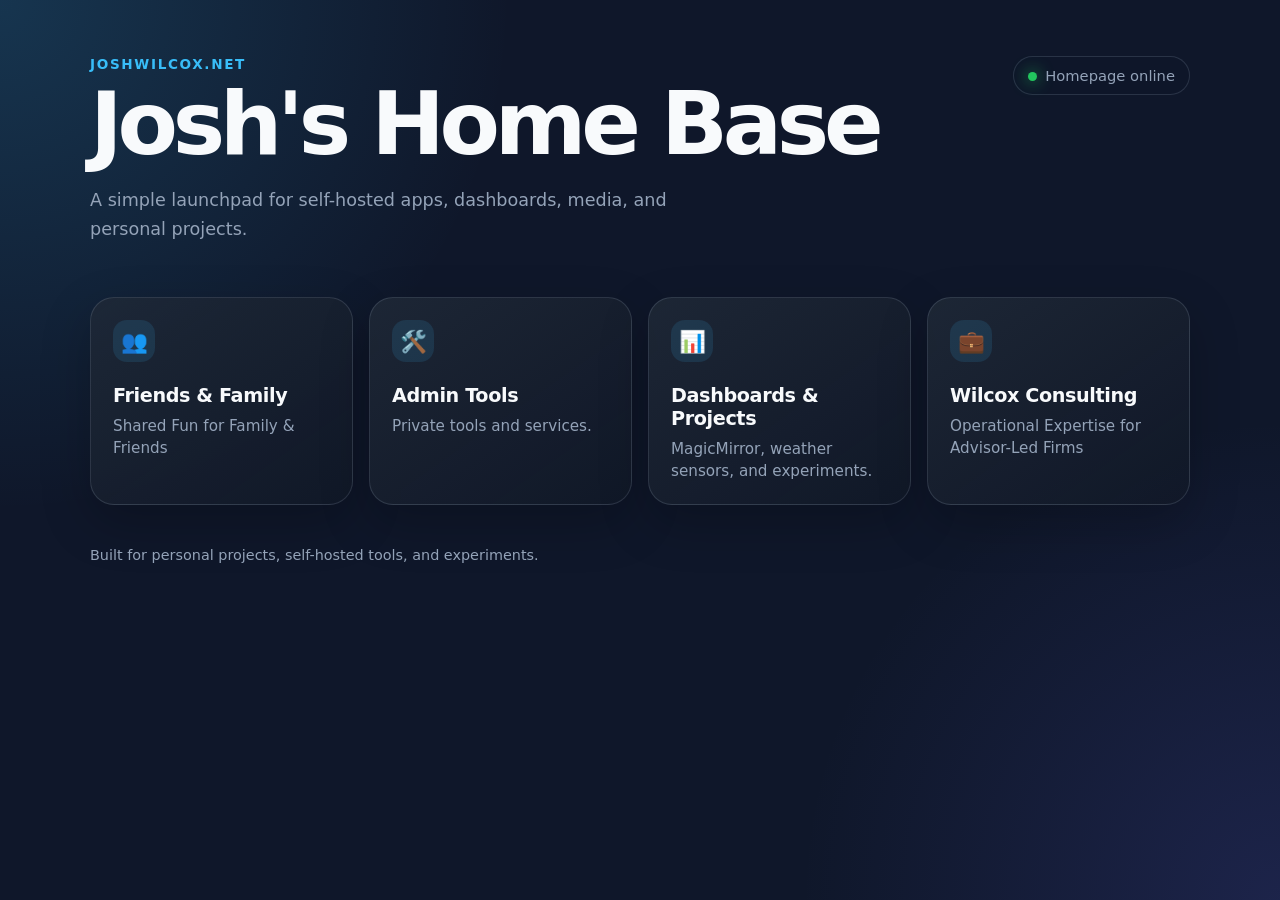
<file: index.html>
<!DOCTYPE html>
<html lang="en">
<head>
  <meta charset="UTF-8" />
  <meta name="viewport" content="width=device-width, initial-scale=1.0" />
  <title>Josh Wilcox</title>
  <link rel="stylesheet" href="/style.css" />
  
</head>
<body>
  <main>
    <header>
      <div>
        <div class="eyebrow">joshwilcox.net</div>
        <h1>Josh's Home Base</h1>
        <p class="subtitle">
          A simple launchpad for self-hosted apps, dashboards, media, and personal projects.
        </p>
      </div>
      <div class="status-pill"><span class="status-dot"></span>Homepage online</div>
    </header>

<section class="cards">
  <a class="card" href="/friends.html">
    <div class="icon">👥</div>
    <h2>Friends & Family</h2>
    <p>Shared Fun for Family & Friends</p>
  </a>

  <a class="card" href="/admin.html">
    <div class="icon">🛠️</div>
    <h2>Admin Tools</h2>
    <p>Private tools and services.</p>
  </a>

  <a class="card" href="/projects.html">
  <div class="icon">📊</div>
  <h2>Dashboards & Projects</h2>
  <p>MagicMirror, weather sensors, and experiments.</p>
</a>

  <a class="card" href="https://wilcoxconsult.com" target="_blank" rel="noreferrer">
    <div class="icon">💼</div>
    <h2>Wilcox Consulting</h2>
    <p>Operational Expertise for Advisor-Led Firms</p>
  </a>
</section>


    <footer>
      Built for personal projects, self-hosted tools, and experiments.
    </footer>
  </main>
</body>
</html>
</file>
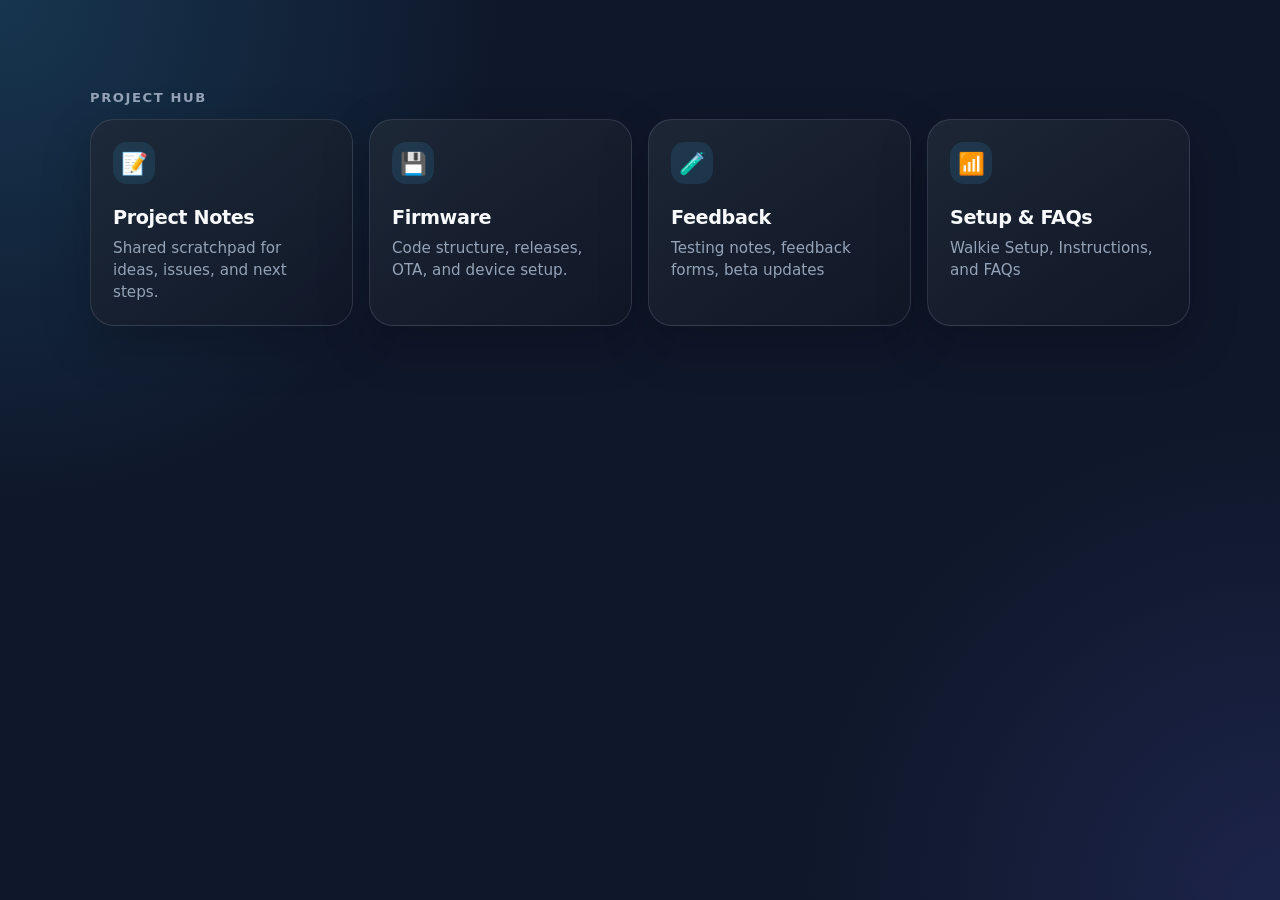
<file: walkies/index.html>
<!doctype html>
<html lang="en">
<head>
  <meta charset="UTF-8" />
  <meta name="viewport" content="width=device-width, initial-scale=1.0" />
  <title>CXS Walkie-Talkies</title>
  <link rel="stylesheet" href="../style.css" />
</head>
<body>
  <main class="page">
 <div class="section-title">Project Hub</div>
<section class="grid">
  <a class="card" href="https://github.com/jwilcox99/Walkie_Project" target="_blank" rel="noreferrer">
    <div class="icon">📝</div>
    <h2>Project Notes</h2>
    <p>Shared scratchpad for ideas, issues, and next steps.</p>
  </a>

  <!--
  <a class="card" href="#hardware">
    <div class="icon">🔧</div>
    <h2>Hardware</h2>
    <p>Schematic, wiring, parts, and enclosure notes.</p>
  </a>
-->
  
  <a class="card" href="#firmware">
    <div class="icon">💾</div>
    <h2>Firmware</h2>
    <p>Code structure, releases, OTA, and device setup.</p>
  </a>

    <a class="card" href="https://forms.gle/1fSK8FnyNt8AL53J7" target="_blank" rel="noreferrer">
    <div class="icon">🧪</div>
    <h2>Feedback</h2>
    <p>Testing notes, feedback forms, beta updates</p>
  </a>

  <a class="card" href="#setup">
    <div class="icon">📶</div>
    <h2>Setup & FAQs</h2>
    <p>Walkie Setup, Instructions, and FAQs</p>
  </a>
</section>
  </main>
</body>
</html>
</file>
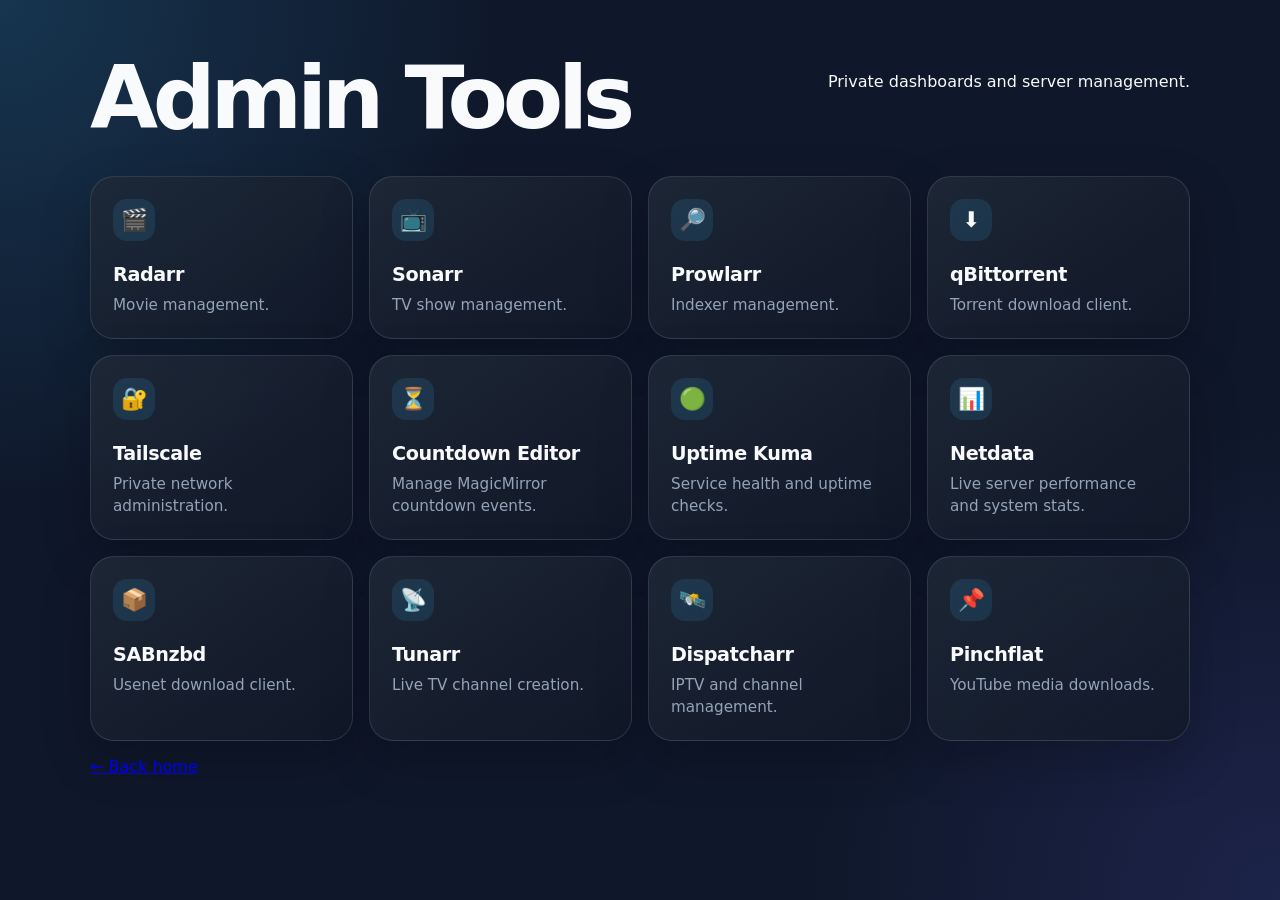
<file: admin.html>
<!DOCTYPE html>
<html lang="en">
<head>
  <meta charset="UTF-8" />
  <meta name="viewport" content="width=device-width, initial-scale=1.0" />
  <title>Admin Tools</title>
  <link rel="stylesheet" href="/style.css" />
</head>

<body>
  <main class="container">
    <header class="hero">
      <h1>Admin Tools</h1>
      <p>Private dashboards and server management.</p>
    </header>

    <section class="cards">

      <a
        class="card"
        href="http://latitude-server.tailfc76d9.ts.net:7878"
        target="_blank"
        rel="noreferrer"
      >
        <div class="icon">🎬</div>
        <h2>Radarr</h2>
        <p>Movie management.</p>
      </a>

      <a
        class="card"
        href="http://latitude-server.tailfc76d9.ts.net:8989"
        target="_blank"
        rel="noreferrer"
      >
        <div class="icon">📺</div>
        <h2>Sonarr</h2>
        <p>TV show management.</p>
      </a>

      <a
        class="card"
        href="http://latitude-server.tailfc76d9.ts.net:9696"
        target="_blank"
        rel="noreferrer"
      >
        <div class="icon">🔎</div>
        <h2>Prowlarr</h2>
        <p>Indexer management.</p>
      </a>

      <a
        class="card"
        href="http://latitude-server.tailfc76d9.ts.net:8081"
        target="_blank"
        rel="noreferrer"
      >
        <div class="icon">⬇️</div>
        <h2>qBittorrent</h2>
        <p>Torrent download client.</p>
      </a>

      <a
        class="card"
        href="https://login.tailscale.com/admin/machines"
        target="_blank"
        rel="noreferrer"
      >
        <div class="icon">🔐</div>
        <h2>Tailscale</h2>
        <p>Private network administration.</p>
      </a>

      <a
      class="card"
      href="http://raspberrypi4.tailfc76d9.ts.net:8080/modules/MMM-ItalyCountdown/editor.html"
      target="_blank"
      rel="noreferrer"
    >
      <div class="icon">⏳</div>
      <h2>Countdown Editor</h2>
      <p>Manage MagicMirror countdown events.</p>
    </a>

      <a
        class="card"
        href="http://latitude-server.tailfc76d9.ts.net:3001"
        target="_blank"
        rel="noreferrer"
      >
        <div class="icon">🟢</div>
        <h2>Uptime Kuma</h2>
        <p>Service health and uptime checks.</p>
      </a>

      <a
        class="card"
        href="http://raspberrypi4.tailfc76d9.ts.net:19999"
        target="_blank"
        rel="noreferrer"
      >
        <div class="icon">📊</div>
        <h2>Netdata</h2>
        <p>Live server performance and system stats.</p>
      </a>

      <a
        class="card"
        href="http://latitude-server.tailfc76d9.ts.net:8083"
        target="_blank"
        rel="noreferrer"
      >
        <div class="icon">📦</div>
        <h2>SABnzbd</h2>
        <p>Usenet download client.</p>
      </a>

      <a
        class="card"
        href="http://latitude-server.tailfc76d9.ts.net:8000"
        target="_blank"
        rel="noreferrer"
      >
        <div class="icon">📡</div>
        <h2>Tunarr</h2>
        <p>Live TV channel creation.</p>
      </a>

      <a
        class="card"
        href="http://latitude-server.tailfc76d9.ts.net:9191"
        target="_blank"
        rel="noreferrer"
      >
        <div class="icon">🛰️</div>
        <h2>Dispatcharr</h2>
        <p>IPTV and channel management.</p>
      </a>

      <a
        class="card"
        href="http://latitude-server.tailfc76d9.ts.net:8945"
        target="_blank"
        rel="noreferrer"
      >
        <div class="icon">📌</div>
        <h2>Pinchflat</h2>
        <p>YouTube media downloads.</p>
      </a>

    </section>

    <p class="footer-link">
      <a href="/">← Back home</a>
    </p>
  </main>
</body>
</html>
</file>
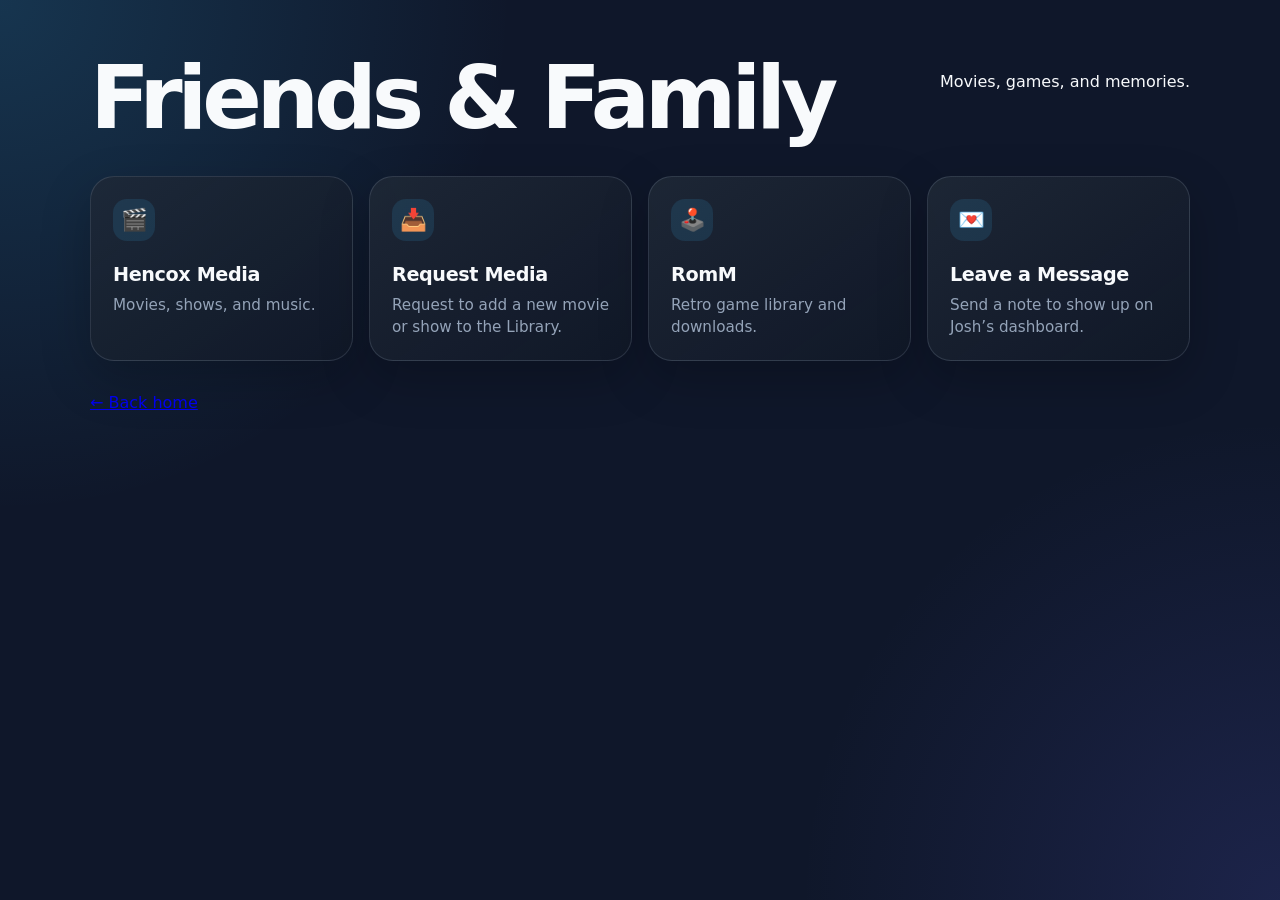
<file: friends.html>
<!DOCTYPE html>
<html lang="en">
<head>
  <meta charset="UTF-8" />
  <meta name="viewport" content="width=device-width, initial-scale=1.0" />
  <title>Friends & Family</title>
  <link rel="stylesheet" href="/style.css" />
</head>

<body>
  <main class="container">
    <header class="hero">
      <h1>Friends & Family</h1>
      <p>Movies, games, and memories.</p>
    </header>

    <section class="cards">
      <a class="card" href="https://media.joshwilcox.net" target="_blank" rel="noreferrer">
        <div class="icon">🎬</div>
        <h2>Hencox Media</h2>
        <p>Movies, shows, and music.</p>
      </a>
      
      <a class="card" href="https://requests.joshwilcox.net" target="_blank" rel="noreferrer">
        <div class="icon">📥</div>
        <h2>Request Media</h2>
        <p>Request to add a new movie or show to the Library.</p>
    </a>

      <a class="card" href="https://games.joshwilcox.net" target="_blank" rel="noreferrer">
        <div class="icon">🕹️</div>
        <h2>RomM</h2>
        <p>Retro game library and downloads.</p>
      </a>

      <a class="card" href="https://docs.google.com/forms/d/e/1FAIpQLSd8f3RKleqwXrbwirkAAazElZ6tWyI5IXGsIprJl2ZMkdyEHA/viewform?usp=publish-editor" target="_blank" rel="noreferrer">
  <div class="icon">💌</div>
  <h2>Leave a Message</h2>
  <p>Send a note to show up on Josh’s dashboard.</p>
</a>
      

    <p class="footer-link">
      <a href="/">← Back home</a>
    </p>
  </main>
</body>
</html>
</file>
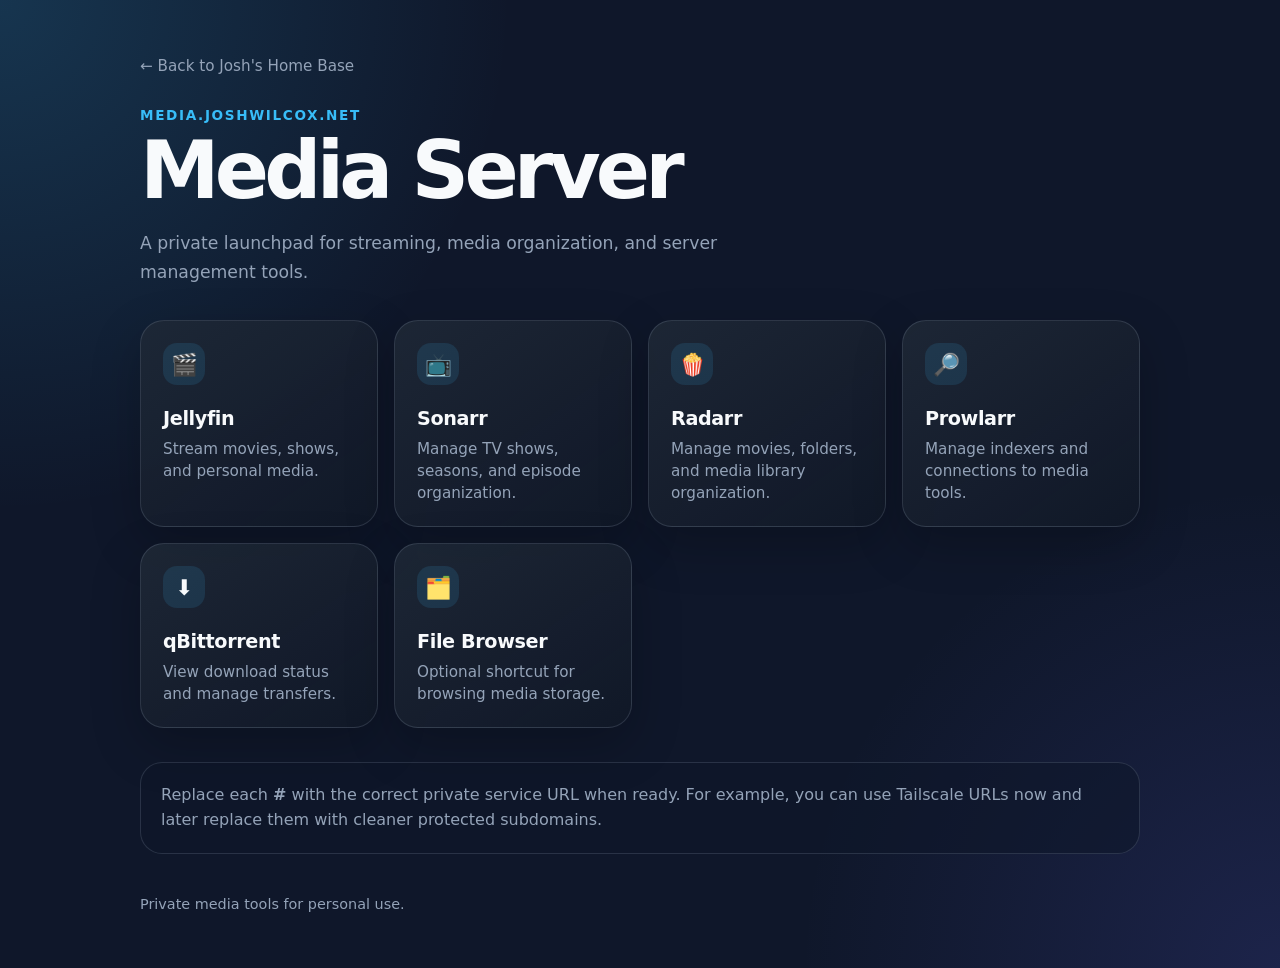
<file: media.html>
<!DOCTYPE html>
<html lang="en">
<head>
  <meta charset="UTF-8" />
  <meta name="viewport" content="width=device-width, initial-scale=1.0" />
  <title>Josh's Media Server</title>
  <style>
    :root {
      --bg: #0f172a;
      --card: #111827;
      --text: #f8fafc;
      --muted: #94a3b8;
      --accent: #38bdf8;
      --accent-soft: rgba(56, 189, 248, 0.12);
      --border: rgba(148, 163, 184, 0.2);
    }

    * { box-sizing: border-box; }

    body {
      margin: 0;
      min-height: 100vh;
      font-family: Inter, system-ui, -apple-system, BlinkMacSystemFont, "Segoe UI", sans-serif;
      color: var(--text);
      background:
        radial-gradient(circle at top left, rgba(56, 189, 248, 0.18), transparent 32rem),
        radial-gradient(circle at bottom right, rgba(99, 102, 241, 0.16), transparent 30rem),
        var(--bg);
    }

    main {
      width: min(1000px, calc(100% - 32px));
      margin: 0 auto;
      padding: 56px 0;
    }

    .top-link {
      display: inline-flex;
      color: var(--muted);
      text-decoration: none;
      margin-bottom: 32px;
      font-size: 0.95rem;
    }

    .top-link:hover { color: var(--accent); }

    .eyebrow {
      color: var(--accent);
      font-size: 0.85rem;
      font-weight: 700;
      letter-spacing: 0.12em;
      text-transform: uppercase;
      margin-bottom: 10px;
    }

    h1 {
      font-size: clamp(2.4rem, 7vw, 5rem);
      line-height: 0.95;
      margin: 0;
      letter-spacing: -0.06em;
    }

    .subtitle {
      max-width: 650px;
      color: var(--muted);
      font-size: 1.08rem;
      line-height: 1.65;
      margin-top: 20px;
      margin-bottom: 34px;
    }

    .grid {
      display: grid;
      grid-template-columns: repeat(auto-fit, minmax(220px, 1fr));
      gap: 16px;
    }

    .card {
      display: block;
      min-height: 165px;
      text-decoration: none;
      color: inherit;
      border: 1px solid var(--border);
      border-radius: 24px;
      padding: 22px;
      background: linear-gradient(145deg, rgba(31, 41, 55, 0.86), rgba(17, 24, 39, 0.82));
      box-shadow: 0 18px 50px rgba(0, 0, 0, 0.22);
      transition: transform 180ms ease, border-color 180ms ease, background 180ms ease;
    }

    .card:hover {
      transform: translateY(-4px);
      border-color: rgba(56, 189, 248, 0.55);
      background: linear-gradient(145deg, rgba(56, 189, 248, 0.16), rgba(17, 24, 39, 0.88));
    }

    .icon {
      width: 42px;
      height: 42px;
      display: grid;
      place-items: center;
      border-radius: 14px;
      background: var(--accent-soft);
      margin-bottom: 22px;
      font-size: 1.35rem;
    }

    .card h2 {
      margin: 0 0 8px;
      font-size: 1.2rem;
      letter-spacing: -0.02em;
    }

    .card p {
      margin: 0;
      color: var(--muted);
      line-height: 1.45;
      font-size: 0.95rem;
    }

    .note {
      margin-top: 34px;
      padding: 20px;
      border-radius: 22px;
      border: 1px solid var(--border);
      background: rgba(15, 23, 42, 0.58);
      color: var(--muted);
      line-height: 1.55;
    }

    footer {
      margin-top: 42px;
      color: var(--muted);
      font-size: 0.9rem;
    }
  </style>
</head>
<body>
  <main>
    <a class="top-link" href="https://joshwilcox.net">← Back to Josh's Home Base</a>

    <div class="eyebrow">media.joshwilcox.net</div>
    <h1>Media Server</h1>
    <p class="subtitle">
      A private launchpad for streaming, media organization, and server management tools.
    </p>

    <section class="grid">
      <a class="card" href="#" target="_blank" rel="noreferrer">
        <div class="icon">🎬</div>
        <h2>Jellyfin</h2>
        <p>Stream movies, shows, and personal media.</p>
      </a>

      <a class="card" href="#" target="_blank" rel="noreferrer">
        <div class="icon">📺</div>
        <h2>Sonarr</h2>
        <p>Manage TV shows, seasons, and episode organization.</p>
      </a>

      <a class="card" href="#" target="_blank" rel="noreferrer">
        <div class="icon">🍿</div>
        <h2>Radarr</h2>
        <p>Manage movies, folders, and media library organization.</p>
      </a>

      <a class="card" href="#" target="_blank" rel="noreferrer">
        <div class="icon">🔎</div>
        <h2>Prowlarr</h2>
        <p>Manage indexers and connections to media tools.</p>
      </a>

      <a class="card" href="#" target="_blank" rel="noreferrer">
        <div class="icon">⬇️</div>
        <h2>qBittorrent</h2>
        <p>View download status and manage transfers.</p>
      </a>

      <a class="card" href="#" target="_blank" rel="noreferrer">
        <div class="icon">🗂️</div>
        <h2>File Browser</h2>
        <p>Optional shortcut for browsing media storage.</p>
      </a>
    </section>

    <div class="note">
      Replace each <strong>#</strong> with the correct private service URL when ready. For example, you can use Tailscale URLs now and later replace them with cleaner protected subdomains.
    </div>

    <footer>
      Private media tools for personal use.
    </footer>
  </main>
</body>
</html>
</file>
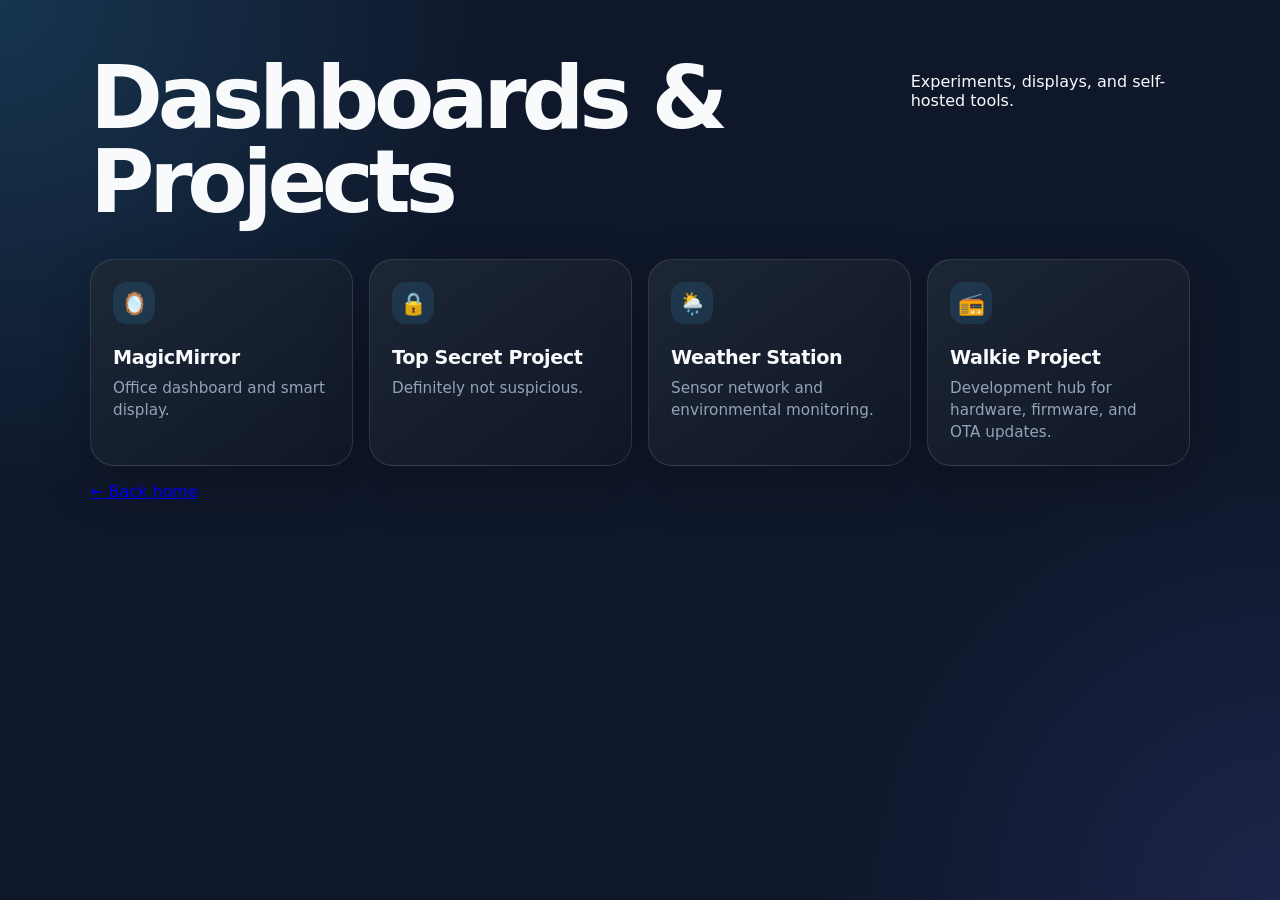
<file: projects.html>
<!DOCTYPE html>
<html lang="en">
<head>
  <meta charset="UTF-8" />
  <meta name="viewport" content="width=device-width, initial-scale=1.0" />
  <title>Dashboards & Projects</title>
  <link rel="stylesheet" href="/style.css" />
</head>

<body>
  <main class="container">
    <header class="hero">
      <h1>Dashboards & Projects</h1>
      <p>Experiments, displays, and self-hosted tools.</p>
    </header>

    <section class="cards">

      <a class="card"
         href="http://raspberrypi4.tailfc76d9.ts.net:8080"
         target="_blank"
         rel="noreferrer">
        <div class="icon">🪞</div>
        <h2>MagicMirror</h2>
        <p>Office dashboard and smart display.</p>
      </a>

      <a class="card"
         href="/topsecret.html">
        <div class="icon">🔒</div>
        <h2>Top Secret Project</h2>
        <p>Definitely not suspicious.</p>
      </a>

      <a class="card"
         href="/weather/"
         rel="noreferrer">
        <div class="icon">🌦️</div>
        <h2>Weather Station</h2>
        <p>Sensor network and environmental monitoring.</p>
      </a>

      <a class="card" href="/walkies/">
        <div class="icon">📻</div>
        <h2>Walkie Project</h2>
        <p>Development hub for hardware, firmware, and OTA updates.</p>
      </a>

    </section>

    <p class="footer-link">
      <a href="/">← Back home</a>
    </p>
  </main>
</body>
</html>
</file>
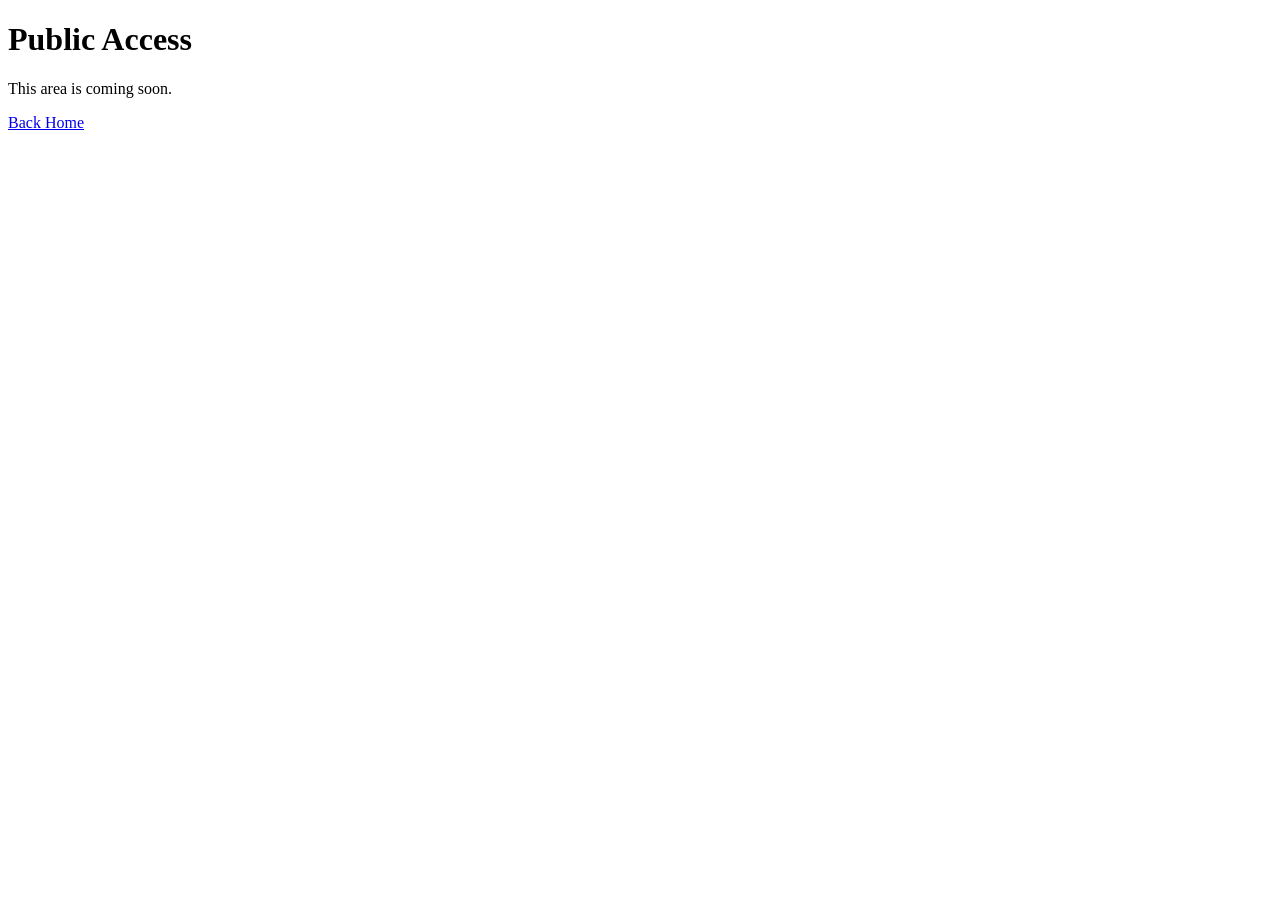
<file: public.html>
<!DOCTYPE html>
<html lang="en">
<head>
  <meta charset="UTF-8" />
  <meta name="viewport" content="width=device-width, initial-scale=1.0" />
  <title>Public Access</title>
</head>
<body>
  <h1>Public Access</h1>
  <p>This area is coming soon.</p>
  <a href="/">Back Home</a>
</body>
</html>
</file>
<file: style.css>
:root {
      --bg: #0f172a;
      --card: #111827;
      --card-soft: #1f2937;
      --text: #f8fafc;
      --muted: #94a3b8;
      --accent: #38bdf8;
      --accent-soft: rgba(56, 189, 248, 0.12);
      --border: rgba(148, 163, 184, 0.2);
    }

    * {
      box-sizing: border-box;
    }

    body {
      margin: 0;
      min-height: 100vh;
      font-family: Inter, system-ui, -apple-system, BlinkMacSystemFont, "Segoe UI", sans-serif;
      color: var(--text);
      background:
        radial-gradient(circle at top left, rgba(56, 189, 248, 0.18), transparent 32rem),
        radial-gradient(circle at bottom right, rgba(99, 102, 241, 0.16), transparent 30rem),
        var(--bg);
    }

    main {
      width: min(1100px, calc(100% - 32px));
      margin: 0 auto;
      padding: 56px 0;
    }

    header {
      display: flex;
      justify-content: space-between;
      gap: 24px;
      align-items: flex-start;
      margin-bottom: 36px;
    }

    .eyebrow {
      color: var(--accent);
      font-size: 0.85rem;
      font-weight: 700;
      letter-spacing: 0.12em;
      text-transform: uppercase;
      margin-bottom: 10px;
    }

    h1 {
      font-size: clamp(2.5rem, 7vw, 5.5rem);
      line-height: 0.95;
      margin: 0;
      letter-spacing: -0.06em;
    }

    .subtitle {
      max-width: 650px;
      color: var(--muted);
      font-size: 1.1rem;
      line-height: 1.65;
      margin-top: 20px;
    }

    .status-pill {
      border: 1px solid var(--border);
      background: rgba(15, 23, 42, 0.72);
      border-radius: 999px;
      padding: 10px 14px;
      color: var(--muted);
      white-space: nowrap;
      font-size: 0.92rem;
    }

    .status-dot {
      display: inline-block;
      width: 9px;
      height: 9px;
      background: #22c55e;
      border-radius: 50%;
      margin-right: 8px;
      box-shadow: 0 0 16px #22c55e;
    }

    .section-title {
      color: var(--muted);
      font-size: 0.82rem;
      text-transform: uppercase;
      letter-spacing: 0.12em;
      margin: 34px 0 14px;
      font-weight: 800;
    }

    .grid {
      display: grid;
      grid-template-columns: repeat(auto-fit, minmax(220px, 1fr));
      gap: 16px;
    }

    .card {
      display: block;
      min-height: 150px;
      text-decoration: none;
      color: inherit;
      border: 1px solid var(--border);
      border-radius: 24px;
      padding: 22px;
      background: linear-gradient(145deg, rgba(31, 41, 55, 0.86), rgba(17, 24, 39, 0.82));
      box-shadow: 0 18px 50px rgba(0, 0, 0, 0.22);
      transition: transform 180ms ease, border-color 180ms ease, background 180ms ease;
    }

    .card:hover {
      transform: translateY(-4px);
      border-color: rgba(56, 189, 248, 0.55);
      background: linear-gradient(145deg, rgba(56, 189, 248, 0.16), rgba(17, 24, 39, 0.88));
    }

    .card .icon {
      width: 42px;
      height: 42px;
      display: grid;
      place-items: center;
      border-radius: 14px;
      background: var(--accent-soft);
      margin-bottom: 22px;
      font-size: 1.35rem;
    }

    .card h2 {
      margin: 0 0 8px;
      font-size: 1.2rem;
      letter-spacing: -0.02em;
    }

    .card p {
      margin: 0;
      color: var(--muted);
      line-height: 1.45;
      font-size: 0.95rem;
    }

    .note {
      margin-top: 34px;
      padding: 20px;
      border-radius: 22px;
      border: 1px solid var(--border);
      background: rgba(15, 23, 42, 0.58);
      color: var(--muted);
      line-height: 1.55;
    }

    footer {
      margin-top: 42px;
      color: var(--muted);
      font-size: 0.9rem;
    }

    @media (max-width: 720px) {
      header {
        display: block;
      }

      .status-pill {
        display: inline-block;
        margin-top: 24px;
      }
    }
  .cards {
  display: grid;
  grid-template-columns: repeat(auto-fit, minmax(220px, 1fr));
  gap: 16px;
}
</file>
